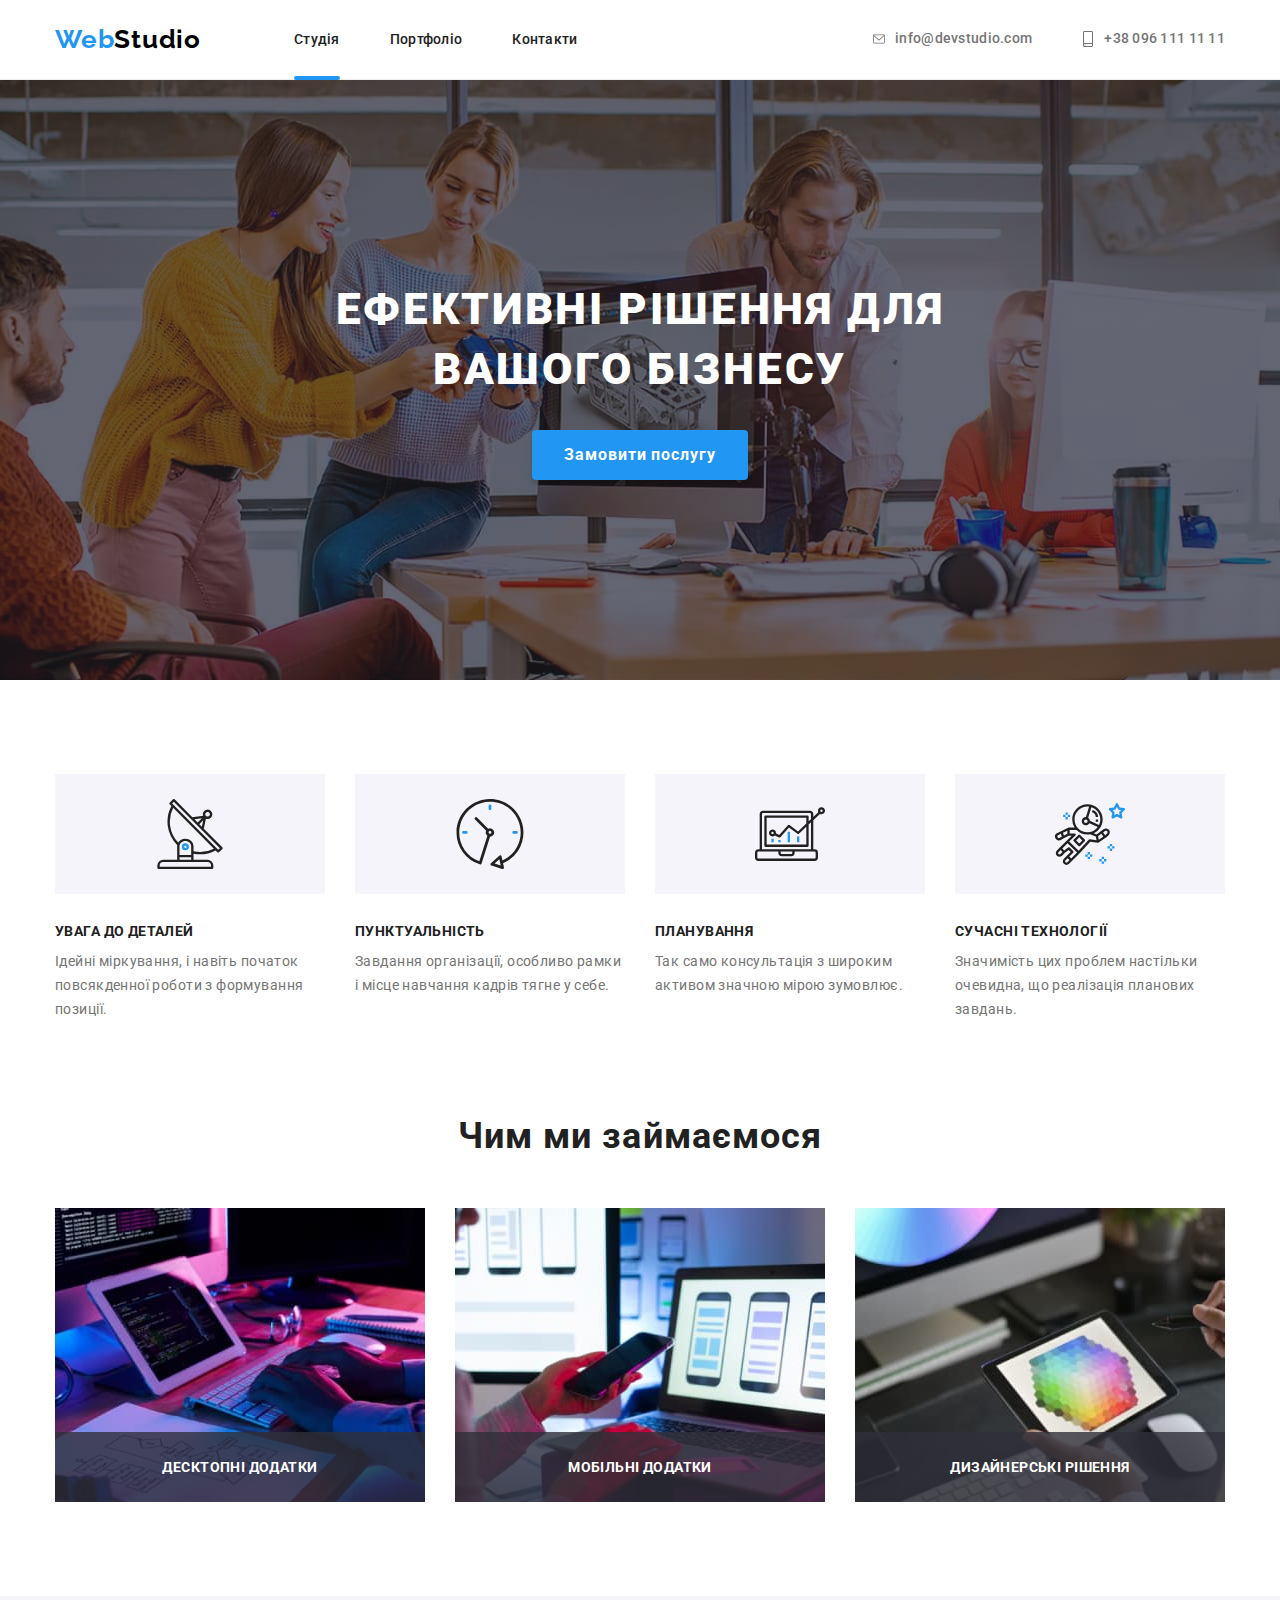
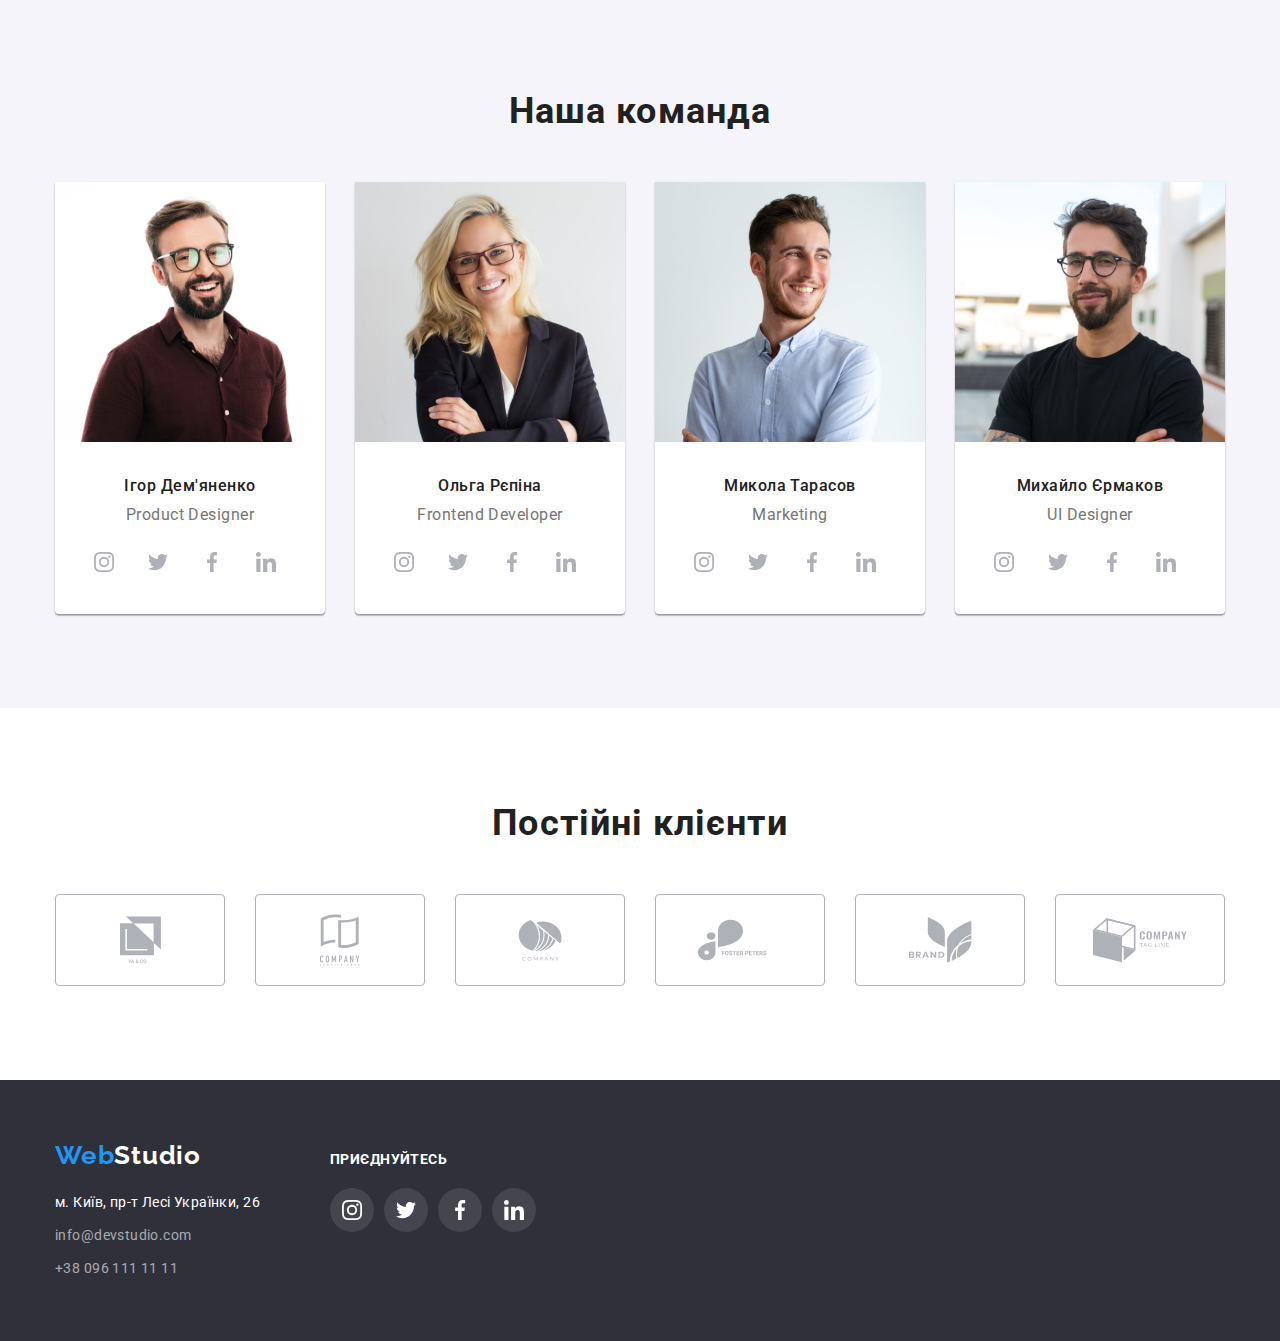
<file: index.html>
<!DOCTYPE html>
<html lang="uk">
  <head>
    <meta charset="UTF-8" />
    <meta http-equiv="X-UA-Compatible" content="IE=edge" />
    <meta name="viewport" content="width=device-width, initial-scale=1.0" />

    <link rel="preconnect" href="https://fonts.googleapis.com" />
    <link rel="preconnect" href="https://fonts.gstatic.com" crossorigin />
    <link
      href="https://fonts.googleapis.com/css2?family=Raleway:wght@700&family=Roboto:wght@400;500;700;900&display=swap"
      rel="stylesheet"
    />

    <link
      rel="stylesheet"
      href="https://cdnjs.cloudflare.com/ajax/libs/modern-normalize/1.1.0/modern-normalize.min.css"
    />

    <link rel="stylesheet" href="./css/syles.css" />
    <title>Студія</title>
  </head>

  <body>
    <header class="header">
      <div class="container header-container">
        <a href="./index.html" class="header-logo link"
          >Web<span class="header-logo-alt">Studio</span></a
        >
        <nav class="header-nav">
          <ul class="header-list-main list">
            <li class="header-list-main-item">
              <a
                href="./index.html"
                class="header-link-main link header-active-page"
                >Студія</a
              >
            </li>
            <li class="header-list-main-item">
              <a href="./portfolio.html" class="header-link-main link"
                >Портфоліо</a
              >
            </li>
            <li class="header-list-main-item">
              <a href="#" class="header-link-main link">Контакти</a>
            </li>
          </ul>
        </nav>

        <ul class="header-list-second list">
          <li class="header-list-second-item">
            <a href="mailto:info@devstudio.com" class="header-link-second link">
              <svg width="12" height="12" class="header-list-second-icon">
                <use href="./images/icons.svg#icon-envelope"></use>
              </svg>
              info@devstudio.com</a
            >
          </li>
          <li class="header-list-second-item">
            <a href="tel:+380961111111" class="header-link-second link">
              <svg width="12" height="16" class="header-list-second-icon">
                <use href="./images/icons.svg#icon-smartphone"></use>
              </svg>
              +38 096 111 11 11</a
            >
          </li>
        </ul>
      </div>
    </header>

    <main>
      <section class="hero">
        <div class="container">
          <h1 class="hero-title">Ефективні рішення для <br />вашого бізнесу</h1>
          <button type="button" class="hero-btn" data-modal-open>
            Замовити послугу
          </button>
        </div>
      </section>

      <!-- MODAL WINDOW -->

      <div class="backdrop is-hidden" data-modal>
        <div class="modal">
          <p>
            Я модальне вікно! <br />
            Закрий мене!
          </p>
          <button data-modal-close class="modal-btn">
            <svg width="11" height="11" class="modal-btn-icon">
              <use href="./images/icons.svg#icon-close"></use>
            </svg>
          </button>
        </div>
      </div>

      <section class="advantages">
        <div class="container">
          <!--  HIDDEN -->
          <h2 class="section-header visually-hidden">Наші особливості</h2>

          <ul class="advantages-list list">
            <li class="advantages-list-item">
              <div class="advantages-list-icon">
                <svg class="advantages-icon">
                  <use href="./images/icons.svg#icon-antenna"></use>
                </svg>
              </div>

              <h3 class="advantages-header">Увага до деталей</h3>
              <p class="advantages-review">
                Ідейні міркування, і навіть початок повсякденної роботи з
                формування позиції.
              </p>
            </li>
            <li class="advantages-list-item">
              <div class="advantages-list-icon">
                <svg class="advantages-icon">
                  <use href="./images/icons.svg#icon-clock"></use>
                </svg>
              </div>
              <h3 class="advantages-header">Пунктуальність</h3>
              <p class="advantages-review">
                Завдання організації, особливо рамки і місце навчання кадрів
                тягне у себе.
              </p>
            </li>
            <li class="advantages-list-item">
              <div class="advantages-list-icon">
                <svg class="advantages-icon">
                  <use href="./images/icons.svg#icon-diagram"></use>
                </svg>
              </div>
              <h3 class="advantages-header">Планування</h3>
              <p class="advantages-review">
                Так само консультація з широким активом значною мірою зумовлює.
              </p>
            </li>
            <li class="advantages-list-item">
              <div class="advantages-list-icon">
                <svg class="advantages-icon">
                  <use href="./images/icons.svg#icon-astronaut"></use>
                </svg>
              </div>
              <h3 class="advantages-header">Сучасні технології</h3>
              <p class="advantages-review">
                Значимість цих проблем настільки очевидна, що реалізація
                планових завдань.
              </p>
            </li>
          </ul>
        </div>
      </section>

      <section class="activity section">
        <div class="container">
          <h2 class="section-header">Чим ми займаємося</h2>
          <ul class="activity-list list">
            <li class="activity-list-item">
              <img
                src="./images/do_do_1.jpg"
                alt="Зображення 1"
                width="370"
                height="294"
                class="activity-list-image"
              />
              <h3 class="activity-list-hdr">Десктопні додатки</h3>
            </li>
            <li class="activity-list-item">
              <img
                src="./images/do_do_2.jpg"
                alt="Зображення 2"
                width="370"
                height="294"
                class="activity-list-image"
              />
              <h3 class="activity-list-hdr">Мобільні додатки</h3>
            </li>
            <li class="activity-list-item">
              <img
                src="./images/do_do_3.jpg"
                alt="Зображення 3"
                width="370"
                height="294"
                class="activity-list-image"
              />
              <h3 class="activity-list-hdr">Дизайнерські рішення</h3>
            </li>
          </ul>
        </div>
      </section>

      <section class="team section">
        <div class="container">
          <h2 class="section-header">Наша команда</h2>
          <ul class="team-list list">
            <li class="team-list-item">
              <img
                src="./images/worker_1.jpg"
                alt="фото Ігор Дем'яненко"
                width="270"
                height="260"
                class="team-list-photo"
              />
              <h3 class="team-name">Ігор Дем'яненко</h3>
              <p class="team-position">Product Designer</p>

              <ul class="team-social-list list">
                <li class="team-social-item">
                  <a href="#" class="team-social-linl">
                    <svg class="team-social-icon">
                      <use href="./images/icons.svg#icon-instagram"></use>
                    </svg>
                  </a>
                </li>
                <li class="team-social-item">
                  <a href="#" class="team-social-linl">
                    <svg class="team-social-icon">
                      <use href="./images/icons.svg#icon-twitter"></use>
                    </svg>
                  </a>
                </li>
                <li class="team-social-item">
                  <a href="#" class="team-social-linl">
                    <svg class="team-social-icon">
                      <use href="./images/icons.svg#icon-facebook"></use>
                    </svg>
                  </a>
                </li>
                <li class="team-social-item">
                  <a href="#" class="team-social-linl">
                    <svg class="team-social-icon">
                      <use href="./images/icons.svg#icon-linkedin"></use>
                    </svg>
                  </a>
                </li>
              </ul>
            </li>
            <li class="team-list-item">
              <img
                src="./images/worker_2.jpg"
                alt="фото Ольга Рєпіна"
                width="270"
                height="260"
                class="team-list-photo"
              />
              <h3 class="team-name">Ольга Рєпіна</h3>
              <p class="team-position">Frontend Developer</p>
              <ul class="team-social-list list">
                <li class="team-social-item">
                  <a href="#" class="team-social-linl">
                    <svg class="team-social-icon">
                      <use href="./images/icons.svg#icon-instagram"></use>
                    </svg>
                  </a>
                </li>
                <li class="team-social-item">
                  <a href="#" class="team-social-linl">
                    <svg class="team-social-icon">
                      <use href="./images/icons.svg#icon-twitter"></use>
                    </svg>
                  </a>
                </li>
                <li class="team-social-item">
                  <a href="#" class="team-social-linl">
                    <svg class="team-social-icon">
                      <use href="./images/icons.svg#icon-facebook"></use>
                    </svg>
                  </a>
                </li>
                <li class="team-social-item">
                  <a href="#" class="team-social-linl">
                    <svg class="team-social-icon">
                      <use href="./images/icons.svg#icon-linkedin"></use>
                    </svg>
                  </a>
                </li>
              </ul>
            </li>
            <li class="team-list-item">
              <img
                src="./images/worker_3.jpg"
                alt="фото Микола Тарасов"
                width="270"
                height="260"
                class="team-list-photo"
              />
              <h3 class="team-name">Микола Тарасов</h3>
              <p class="team-position">Marketing</p>
              <ul class="team-social-list list">
                <li class="team-social-item">
                  <a href="#" class="team-social-linl">
                    <svg class="team-social-icon">
                      <use href="./images/icons.svg#icon-instagram"></use>
                    </svg>
                  </a>
                </li>
                <li class="team-social-item">
                  <a href="#" class="team-social-linl">
                    <svg class="team-social-icon">
                      <use href="./images/icons.svg#icon-twitter"></use>
                    </svg>
                  </a>
                </li>
                <li class="team-social-item">
                  <a href="#" class="team-social-linl">
                    <svg class="team-social-icon">
                      <use href="./images/icons.svg#icon-facebook"></use>
                    </svg>
                  </a>
                </li>
                <li class="team-social-item">
                  <a href="#" class="team-social-linl">
                    <svg class="team-social-icon">
                      <use href="./images/icons.svg#icon-linkedin"></use>
                    </svg>
                  </a>
                </li>
              </ul>
            </li>
            <li class="team-list-item">
              <img
                src="./images/worker_4.jpg"
                alt="фото Михайло Єрмаков"
                width="270"
                height="260"
                class="team-list-photo"
              />
              <h3 class="team-name">Михайло Єрмаков</h3>
              <p class="team-position">UI Designer</p>
              <ul class="team-social-list list">
                <li class="team-social-item">
                  <a href="#" class="team-social-linl">
                    <svg class="team-social-icon">
                      <use href="./images/icons.svg#icon-instagram"></use>
                    </svg>
                  </a>
                </li>
                <li class="team-social-item">
                  <a href="#" class="team-social-linl">
                    <svg class="team-social-icon">
                      <use href="./images/icons.svg#icon-twitter"></use>
                    </svg>
                  </a>
                </li>
                <li class="team-social-item">
                  <a href="#" class="team-social-linl">
                    <svg class="team-social-icon">
                      <use href="./images/icons.svg#icon-facebook"></use>
                    </svg>
                  </a>
                </li>
                <li class="team-social-item">
                  <a href="#" class="team-social-linl">
                    <svg class="team-social-icon">
                      <use href="./images/icons.svg#icon-linkedin"></use>
                    </svg>
                  </a>
                </li>
              </ul>
            </li>
          </ul>
        </div>
      </section>

      <section class="section">
        <div class="client container">
          <h2 class="section-header">Постійні клієнти</h2>
          <ul class="client-list list">
            <li class="client-list-item">
              <a href="#" class="client-list-link">
                <svg class="client-icon" width="41">
                  <use href="./images/icons.svg#icon-ya-co"></use>
                </svg>
              </a>
            </li>
            <li class="client-list-item">
              <a href="#" class="client-list-link">
                <svg class="client-icon" width="40">
                  <use href="./images/icons.svg#icon-tagline-here"></use>
                </svg>
              </a>
            </li>
            <li class="client-list-item">
              <a href="#" class="client-list-link">
                <svg class="client-icon" width="44">
                  <use href="./images/icons.svg#icon-company"></use>
                </svg>
              </a>
            </li>
            <li class="client-list-item">
              <a href="#" class="client-list-link">
                <svg class="client-icon" width="85">
                  <use href="./images/icons.svg#icon-foster-peters"></use>
                </svg>
              </a>
            </li>
            <li class="client-list-item">
              <a href="#" class="client-list-link">
                <svg class="client-icon" width="63">
                  <use href="./images/icons.svg#icon-brand"></use>
                </svg>
              </a>
            </li>
            <li class="client-list-item">
              <a href="#" class="client-list-link">
                <svg class="client-icon" width="94">
                  <use href="./images/icons.svg#icon-company-tagline"></use>
                </svg>
              </a>
            </li>
          </ul>
        </div>
      </section>
    </main>

    <footer class="footer">
      <div class="footer-block container">
        <div class="footer-maininfo">
          <a href="./index.html" class="footer-logo link"
            >Web<span class="footer-logo-alt">Studio</span></a
          >
          <address class="footer-address">
            <ul class="footer-list list">
              <li class="footer-list-item">
                <a
                  href="https://goo.gl/maps/CPtrU1FHBa2aNyZL9"
                  target="_blank"
                  rel="noopener noreferrer"
                  class="footer-list-item footer-list-address link"
                  >м. Київ, пр-т Лесі Українки, 26</a
                >
              </li>
              <li class="footer-list-item">
                <a
                  href="mailto:info@devstudio.com"
                  class="footer-list-item link"
                  >info@devstudio.com</a
                >
              </li>
              <li class="footer-list-item">
                <a href="tel:+380961111111" class="footer-list-item link"
                  >+38 096 111 11 11</a
                >
              </li>
            </ul>
          </address>
        </div>

        <div class="footer-social">
          <h3 class="footer-social-title">приєднуйтесь</h3>
          <ul class="footer-list-social list">
            <li class="footer-list-social-item">
              <a href="#" class="footer-list-social-link">
                <svg class="footer-social-icon">
                  <use href="./images/icons.svg#icon-instagram"></use>
                </svg>
              </a>
            </li>
            <li class="footer-list-social-item">
              <a href="#" class="footer-list-social-link">
                <svg class="footer-social-icon">
                  <use href="./images/icons.svg#icon-twitter"></use>
                </svg>
              </a>
            </li>
            <li class="footer-list-social-item">
              <a href="#" class="footer-list-social-link">
                <svg class="footer-social-icon">
                  <use href="./images/icons.svg#icon-facebook"></use>
                </svg>
              </a>
            </li>
            <li class="footer-list-social-item">
              <a href="#" class="footer-list-social-link">
                <svg class="footer-social-icon">
                  <use href="./images/icons.svg#icon-linkedin"></use>
                </svg>
              </a>
            </li>
          </ul>
        </div>
      </div>
    </footer>
    <script src="./js/modal.js"></script>
  </body>
</html>
</file>
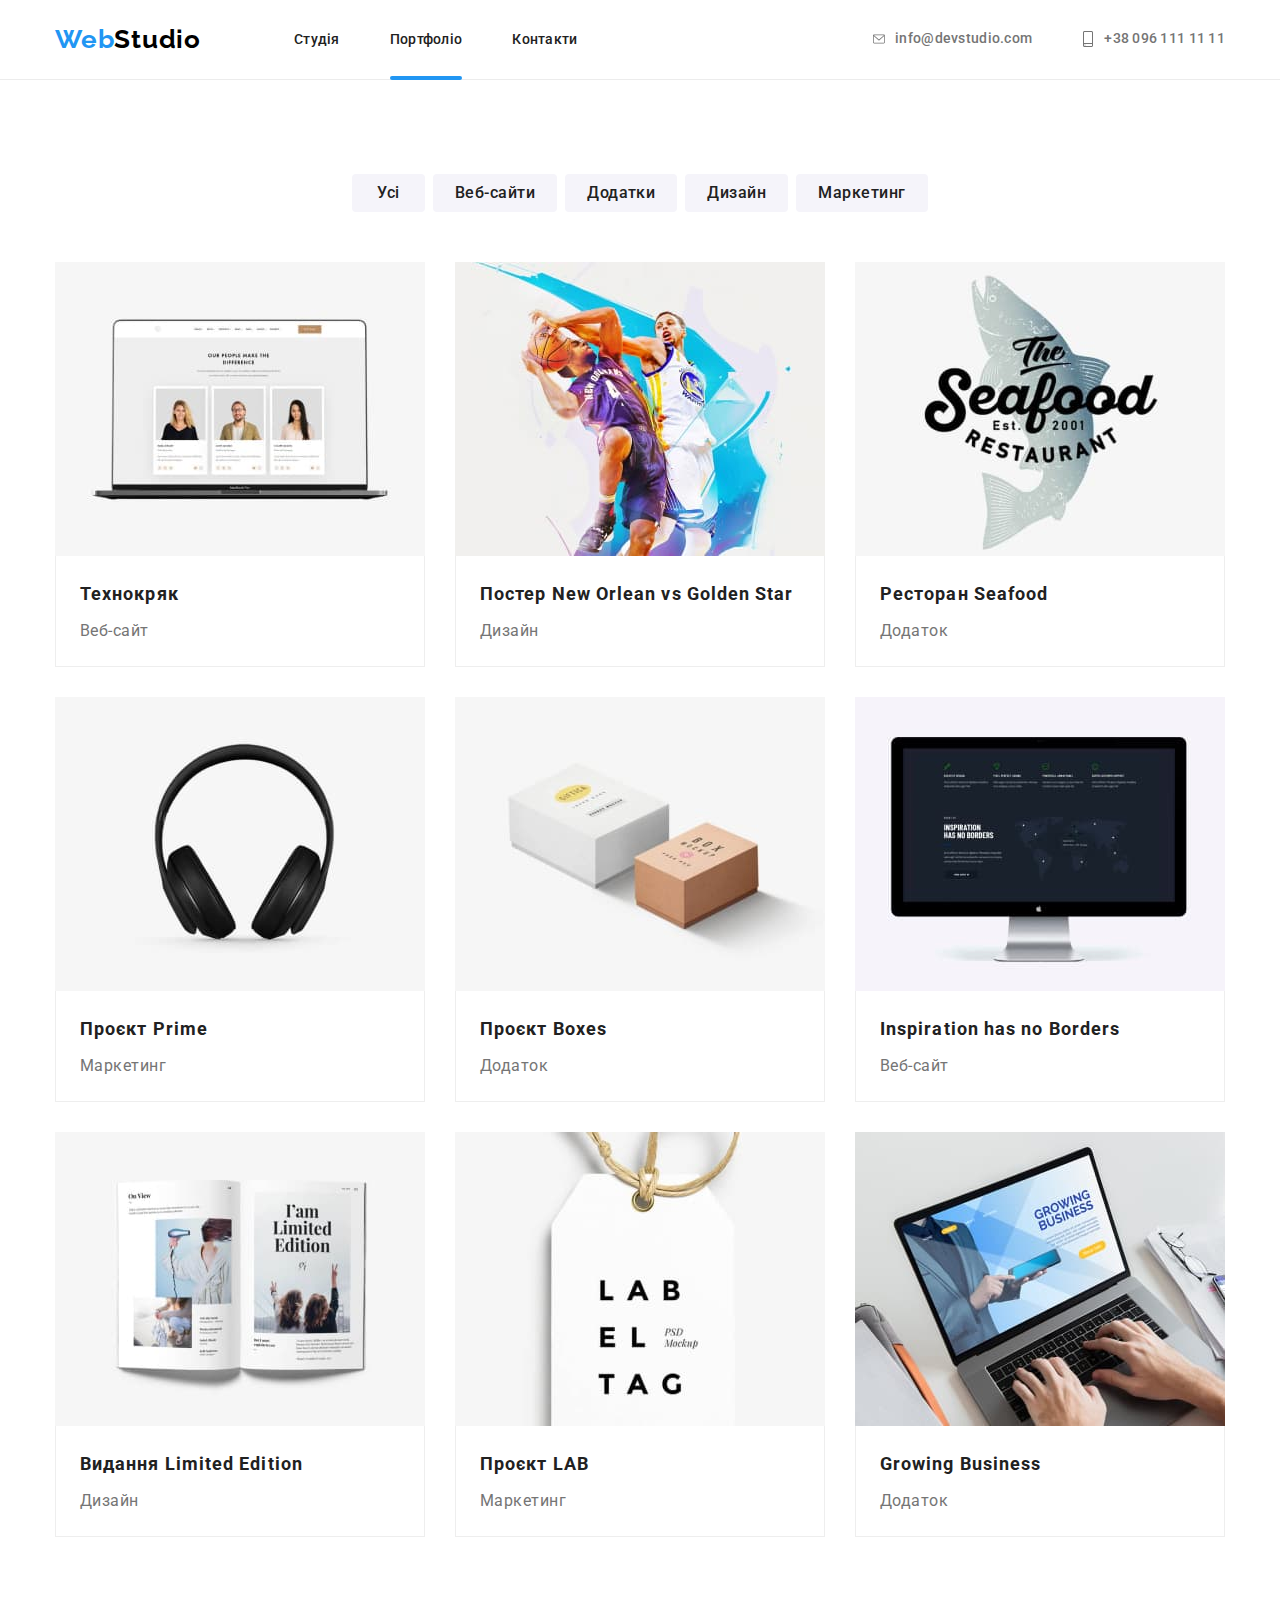
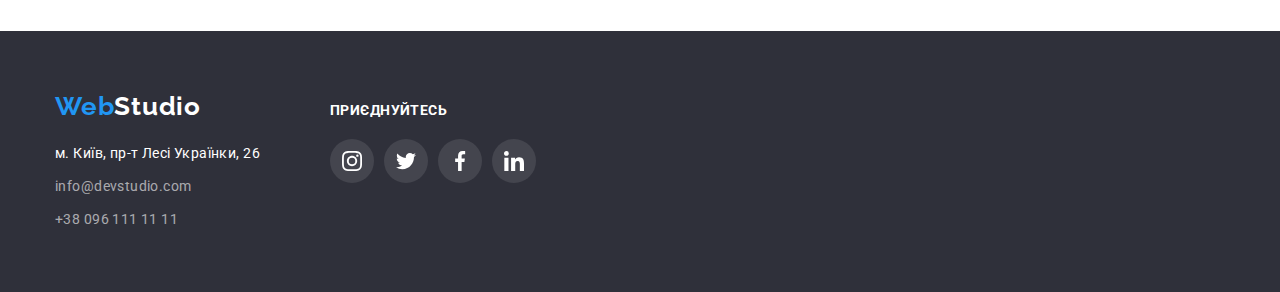
<file: portfolio.html>
<!DOCTYPE html>
<html lang="uk">
  <head>
    <meta charset="UTF-8" />
    <meta http-equiv="X-UA-Compatible" content="IE=edge" />
    <meta name="viewport" content="width=device-width, initial-scale=1.0" />

    <link rel="preconnect" href="https://fonts.googleapis.com" />
    <link rel="preconnect" href="https://fonts.gstatic.com" crossorigin />
    <link
      href="https://fonts.googleapis.com/css2?family=Raleway:wght@700&family=Roboto:wght@400;500;700;900&display=swap"
      rel="stylesheet"
    />

    <link
      rel="stylesheet"
      href="https://cdnjs.cloudflare.com/ajax/libs/modern-normalize/1.1.0/modern-normalize.min.css"
    />

    <link rel="stylesheet" href="./css/syles.css" />
    <title>Портфоліо</title>
  </head>

  <body>
    <header class="header">
      <div class="container header-container">
        <a href="./index.html" class="header-logo link"
          >Web<span class="header-logo-alt">Studio</span></a
        >
        <nav class="header-nav">
          <ul class="header-list-main list">
            <li class="header-list-main-item">
              <a href="./index.html" class="header-link-main link">Студія</a>
            </li>
            <li class="header-list-main-item">
              <a
                href="./portfolio.html"
                class="header-link-main link header-active-page"
                >Портфоліо</a
              >
            </li>
            <li class="header-list-main-item">
              <a href="#" class="header-link-main link">Контакти</a>
            </li>
          </ul>
        </nav>

        <ul class="header-list-second list">
          <li class="header-list-second-item">
            <a href="mailto:info@devstudio.com" class="header-link-second link">
              <svg width="12" height="12" class="header-list-second-icon">
                <use href="./images/icons.svg#icon-envelope"></use>
              </svg>
              info@devstudio.com</a
            >
          </li>
          <li class="header-list-second-item">
            <a href="tel:+380961111111" class="header-link-second link">
              <svg width="12" height="16" class="header-list-second-icon">
                <use href="./images/icons.svg#icon-smartphone"></use>
              </svg>
              +38 096 111 11 11</a
            >
          </li>
        </ul>
      </div>
    </header>

    <main>
      <section class="portfolio section">
        <div class="container">
          <!--  HIDDEN -->
          <h1 class="visually-hidden">Наші проекти</h1>

          <ul class="portfolio-list-btn list">
            <li class="portfolio-list-btn-item">
              <button type="button" class="portfolio-btn first-btn">Усі</button>
            </li>
            <li class="portfolio-list-btn-item">
              <button type="button" class="portfolio-btn">Веб-сайти</button>
            </li>
            <li class="portfolio-list-btn-item">
              <button type="button" class="portfolio-btn">Додатки</button>
            </li>
            <li class="portfolio-list-btn-item">
              <button type="button" class="portfolio-btn">Дизайн</button>
            </li>
            <li class="portfolio-list-btn-item">
              <button type="button" class="portfolio-btn">Маркетинг</button>
            </li>
          </ul>

          <ul class="portfolio-list-project list">
            <li class="portfolio-list-project-item">
              <div class="portfolio-item-cover">
                <img
                  src="./images/item1.jpg"
                  alt="Проект 1"
                  width="370"
                  height="294"
                />
                <div class="portfolio-item-background">
                  <p class="portfolio-item-text">
                    Ресурс пропонує комплексні пропозиції з різним рівнем
                    функціоналу та сервісів. Все це дозволить відвідувачу
                    отримати вичерпні відомості про компанію чи приватну особу.
                  </p>
                </div>
              </div>

              <div class="portfolio-list-project-text">
                <h2 class="portfolio-list-header">Технокряк</h2>
                <p class="portfolio-list-category">Веб-сайт</p>
              </div>
            </li>
            <li class="portfolio-list-project-item">
              <div class="portfolio-item-cover">
                <img src="./images/item2.jpg" alt="Проект 2" width="370" />
                <div class="portfolio-item-background">
                  <p class="portfolio-item-text">
                    Ресурс пропонує комплексні пропозиції з різним рівнем
                    функціоналу та сервісів. Все це дозволить відвідувачу
                    отримати вичерпні відомості про компанію чи приватну особу.
                  </p>
                </div>
              </div>

              <div class="portfolio-list-project-text">
                <h2 class="portfolio-list-header">
                  Постер New Orlean vs Golden Star
                </h2>
                <p class="portfolio-list-category">Дизайн</p>
              </div>
            </li>
            <li class="portfolio-list-project-item">
              <div class="portfolio-item-cover">
                <img src="./images/item3.jpg" alt="Проект 3" width="370" />
                <div class="portfolio-item-background">
                  <p class="portfolio-item-text">
                    Ресурс пропонує комплексні пропозиції з різним рівнем
                    функціоналу та сервісів. Все це дозволить відвідувачу
                    отримати вичерпні відомості про компанію чи приватну особу.
                  </p>
                </div>
              </div>

              <div class="portfolio-list-project-text">
                <h2 class="portfolio-list-header">Ресторан Seafood</h2>
                <p class="portfolio-list-category">Додаток</p>
              </div>
            </li>
            <li class="portfolio-list-project-item">
              <div class="portfolio-item-cover">
                <img src="./images/item4.jpg" alt="Проект 4" width="370" />
                <div class="portfolio-item-background">
                  <p class="portfolio-item-text">
                    Ресурс пропонує комплексні пропозиції з різним рівнем
                    функціоналу та сервісів. Все це дозволить відвідувачу
                    отримати вичерпні відомості про компанію чи приватну особу.
                  </p>
                </div>
              </div>

              <div class="portfolio-list-project-text">
                <h2 class="portfolio-list-header">Проєкт Prime</h2>
                <p class="portfolio-list-category">Маркетинг</p>
              </div>
            </li>
            <li class="portfolio-list-project-item">
              <div class="portfolio-item-cover">
                <img src="./images/item5.jpg" alt="Проект 5" width="370" />
                <div class="portfolio-item-background">
                  <p class="portfolio-item-text">
                    Ресурс пропонує комплексні пропозиції з різним рівнем
                    функціоналу та сервісів. Все це дозволить відвідувачу
                    отримати вичерпні відомості про компанію чи приватну особу.
                  </p>
                </div>
              </div>

              <div class="portfolio-list-project-text">
                <h2 class="portfolio-list-header">Проєкт Boxes</h2>
                <p class="portfolio-list-category">Додаток</p>
              </div>
            </li>
            <li class="portfolio-list-project-item">
              <div class="portfolio-item-cover">
                <img src="./images/item6.jpg" alt="Проект 6" width="370" />
                <div class="portfolio-item-background">
                  <p class="portfolio-item-text">
                    Ресурс пропонує комплексні пропозиції з різним рівнем
                    функціоналу та сервісів. Все це дозволить відвідувачу
                    отримати вичерпні відомості про компанію чи приватну особу.
                  </p>
                </div>
              </div>

              <div class="portfolio-list-project-text">
                <h2 class="portfolio-list-header">
                  Inspiration has no Borders
                </h2>
                <p class="portfolio-list-category">Веб-сайт</p>
              </div>
            </li>
            <li class="portfolio-list-project-item">
              <div class="portfolio-item-cover">
                <img src="./images/item7.jpg" alt="Проект 7" width="370" />
                <div class="portfolio-item-background">
                  <p class="portfolio-item-text">
                    Ресурс пропонує комплексні пропозиції з різним рівнем
                    функціоналу та сервісів. Все це дозволить відвідувачу
                    отримати вичерпні відомості про компанію чи приватну особу.
                  </p>
                </div>
              </div>
              <div class="portfolio-list-project-text">
                <h2 class="portfolio-list-header">Видання Limited Edition</h2>
                <p class="portfolio-list-category">Дизайн</p>
              </div>
            </li>
            <li class="portfolio-list-project-item">
              <div class="portfolio-item-cover">
                <img src="./images/item8.jpg" alt="Проект 8" width="370" />
                <div class="portfolio-item-background">
                  <p class="portfolio-item-text">
                    Ресурс пропонує комплексні пропозиції з різним рівнем
                    функціоналу та сервісів. Все це дозволить відвідувачу
                    отримати вичерпні відомості про компанію чи приватну особу.
                  </p>
                </div>
              </div>
              <div class="portfolio-list-project-text">
                <h2 class="portfolio-list-header">Проєкт LAB</h2>
                <p class="portfolio-list-category">Маркетинг</p>
              </div>
            </li>
            <li class="portfolio-list-project-item">
              <div class="portfolio-item-cover">
                <img src="./images/item9.jpg" alt="Проект 9" width="370" />
                <div class="portfolio-item-background">
                  <p class="portfolio-item-text">
                    Ресурс пропонує комплексні пропозиції з різним рівнем
                    функціоналу та сервісів. Все це дозволить відвідувачу
                    отримати вичерпні відомості про компанію чи приватну особу.
                  </p>
                </div>
              </div>

              <div class="portfolio-list-project-text">
                <h2 class="portfolio-list-header">Growing Business</h2>
                <p class="portfolio-list-category">Додаток</p>
              </div>
            </li>
          </ul>
        </div>
      </section>
    </main>

    <footer class="footer">
      <div class="footer-block container">
        <div class="footer-maininfo">
          <a href="./index.html" class="footer-logo link"
            >Web<span class="footer-logo-alt">Studio</span></a
          >
          <address class="footer-address">
            <ul class="footer-list list">
              <li class="footer-list-item">
                <a
                  href="https://goo.gl/maps/CPtrU1FHBa2aNyZL9"
                  target="_blank"
                  rel="noopener noreferrer"
                  class="footer-list-item footer-list-address link"
                  >м. Київ, пр-т Лесі Українки, 26</a
                >
              </li>
              <li class="footer-list-item">
                <a
                  href="mailto:info@devstudio.com"
                  class="footer-list-item link"
                  >info@devstudio.com</a
                >
              </li>
              <li class="footer-list-item">
                <a href="tel:+380961111111" class="footer-list-item link"
                  >+38 096 111 11 11</a
                >
              </li>
            </ul>
          </address>
        </div>

        <div class="footer-social">
          <h3 class="footer-social-title">приєднуйтесь</h3>
          <ul class="footer-list-social list">
            <li class="footer-list-social-item">
              <a href="#" class="footer-list-social-link">
                <svg class="footer-social-icon">
                  <use href="./images/icons.svg#icon-instagram"></use>
                </svg>
              </a>
            </li>
            <li class="footer-list-social-item">
              <a href="#" class="footer-list-social-link">
                <svg class="footer-social-icon">
                  <use href="./images/icons.svg#icon-twitter"></use>
                </svg>
              </a>
            </li>
            <li class="footer-list-social-item">
              <a href="#" class="footer-list-social-link">
                <svg class="footer-social-icon">
                  <use href="./images/icons.svg#icon-facebook"></use>
                </svg>
              </a>
            </li>
            <li class="footer-list-social-item">
              <a href="#" class="footer-list-social-link">
                <svg class="footer-social-icon">
                  <use href="./images/icons.svg#icon-linkedin"></use>
                </svg>
              </a>
            </li>
          </ul>
        </div>
      </div>
    </footer>
    <script src="./js/modal.js"></script>
  </body>
</html>
</file>
<file: css/syles.css>
/*----VARIABLES----*/

:root {
  /* text color */
  --main-text-color: #757575;
  --important-text-color: #212121;
  --accent-text-color: #2196f3;
  --hero-text-color: #ffffff;
  --transperent-footer-color: rgba(255, 255, 255, 0.6);
  --address-footer-color: #ffffff;
  --white-text-color: #ffffff;
  --black-text-color: #000000;

  /* fill color */
  --background-first-color: #2f303a;
  --background-second-color: #f5f4fa;
  --background-white-color: #ffffff;

  /* fill icons */
  --fill-grey-icon-color: #afb1b8;

  /* button color */
  --blue-button-color: #2196f3;
  --blue-button-active-color: #188ce8;
  --grey-button-color: #f5f4fa;

  --header-border: #ececec;
  --portfolio-border: #eeeeee;
}

/*----BODY----*/

body {
  font-family: "Roboto", sans-serif;
  color: var(--main-text-color);
}

/*----LINK AND LIST NONEDECORATION AND HIDDEN----*/

.link {
  text-decoration: none;
}

.list {
  list-style: none;
  padding: 0;
  margin: 0;
}

h1,
h2,
h3,
h4,
h5,
h6,
p {
  padding: 0;
  margin: 0;
}

.visually-hidden {
  position: absolute;
  white-space: nowrap;
  width: 1px;
  height: 1px;
  overflow: hidden;
  border: 0;
  padding: 0;
  clip: rect(0 0 0 0);
  clip-path: inset(50%);
  margin: -1px;
}

/*----POSITIONS FOR CONTAINERS----*/

.container {
  max-width: 1200px;
  width: 100%;
  margin: 0 auto;
  padding: 0 15px;
  /* outline: 2px solid tomato; */
}

.section {
  padding-top: 94px;
  padding-bottom: 94px;
}

/*----HEADER----*/

.header {
  border-bottom: 1px solid var(--header-border);
}

.header-container {
  display: flex;
  align-items: center;
}

.header-logo {
  margin-right: 93px;

  font-family: "Raleway";
  font-weight: 700;
  font-size: 26px;
  line-height: 1.19;
  letter-spacing: 0.03em;

  color: var(--accent-text-color);
}

.header-logo-alt {
  color: var(--black-text-color);
}

.header-list-main {
  display: flex;
}

.header-list-second {
  display: flex;
  margin-left: auto;
}

.header-list-main-item:not(:last-child) {
  margin-right: 50px;
}

.header-list-second-item:not(:last-child) {
  margin-right: 50px;
}

.header-link-main {
  display: block;
  padding-top: 32px;
  padding-bottom: 31px;

  font-weight: 500;
  font-size: 14px;
  line-height: 1.14;
  letter-spacing: 0.02em;

  color: var(--important-text-color);

  transition: color 250ms cubic-bezier(0.4, 0, 0.2, 1);
  position: relative;
}

.header-link-main:hover,
.header-link-main:focus {
  color: var(--accent-text-color);
}

.header-active-page::after {
  content: "";
  width: 100%;
  height: 4px;
  border-radius: 2px;
  background-color: var(--accent-text-color);
  position: absolute;
  bottom: -1px;
  left: 0;
}

.header-link-second {
  font-weight: 500;
  font-size: 14px;
  line-height: 1.14;
  letter-spacing: 0.02em;

  color: var(--main-text-color);

  display: flex;
  align-items: center;

  transition: color 250ms cubic-bezier(0.4, 0, 0.2, 1);
}

.header-link-second:hover,
.header-link-second:focus {
  color: var(--accent-text-color);
}

.header-list-second-icon {
  margin-right: 10px;
  fill: currentColor;
}

/*----HERO----*/

.hero {
  padding-top: 200px;
  padding-bottom: 200px;

  background-color: var(--background-first-color);
  background-image: linear-gradient(
      to right,
      rgba(47, 48, 58, 0.4),
      rgba(47, 48, 58, 0.4)
    ),
    url("../images/bg-hero.jpg");
  background-repeat: no-repeat;
  background-position: center;
  /* background-size: cover; */

  text-align: center;
}

.hero-title {
  margin-top: 0;
  margin-bottom: 30px;

  font-weight: 900;
  font-size: 44px;
  line-height: 1.36;
  text-align: center;
  letter-spacing: 0.06em;
  text-transform: uppercase;

  color: var(--hero-text-color);
}

.hero-btn {
  min-width: 216px; /* ???? Чи треба? */
  padding: 10px 32px;

  font-weight: 700;
  font-size: 16px;
  line-height: 1.88;
  text-align: center;
  letter-spacing: 0.06em;

  color: var(--hero-text-color);
  background-color: var(--blue-button-color);

  border: 0px;
  border-radius: 4px;
  box-shadow: 0px 4px 4px rgba(0, 0, 0, 0.15);

  cursor: pointer;

  transition: background-color 250ms cubic-bezier(0.4, 0, 0.2, 1);
}

.hero-btn:hover,
.hero-btn:focus {
  background-color: var(--blue-button-active-color);
}

/*----MODAL WINDOW----*/

.backdrop {
  position: fixed;
  top: 0;
  left: 0;
  width: 100%;
  height: 100%;
  background-color: rgba(0, 0, 0, 0.8);
  z-index: 1;
  /* z-index тому,що по верстці модалка вище "Чим ми займаємося" стоїть, треба або z-index поставити більше, або перемістити модалку у верстці нижче секції "Чим ми займаємося". я вибрав перший варіант. але це ж не проблема */
  opacity: 1;
  transition: opacity 250ms cubic-bezier(0.4, 0, 0.2, 1);
}

.backdrop.is-hidden {
  opacity: 0;
  pointer-events: none;
}

.modal {
  position: absolute;

  top: 50%;
  left: 50%;
  transform: translate(-50%, -50%) scale(1);

  min-width: 528px;
  min-height: 581px;
  background-color: var(--background-white-color);
  padding: 15px;

  box-shadow: 0px 1px 3px rgba(0, 0, 0, 0.12), 0px 1px 1px rgba(0, 0, 0, 0.14),
    0px 2px 1px rgba(0, 0, 0, 0.2);
  border-radius: 4px;

  display: flex;
  align-items: center;
  justify-content: center;

  opacity: 1;

  transition: transform 250ms cubic-bezier(0.4, 0, 0.2, 1),
    opacity 250ms cubic-bezier(0.4, 0, 0.2, 1);
}

.backdrop.is-hidden .modal {
  transform: translate(-50%, -50%) scale(0.9);
  opacity: 0;
}

.modal-btn {
  position: absolute;
  top: 8px;
  right: 8px;

  display: flex;
  align-items: center;
  justify-content: center;

  width: 30px;
  height: 30px;
  border-radius: 50%;
  background-color: transparent;
  border: 1px solid rgba(0, 0, 0, 0.1);
  cursor: pointer;
}

.modal-btn-icon {
  fill: var(--black-text-color);
}

.modal > p {
  text-align: center;
}

/*----COMMON SECTIONS HEADER----*/

.section-header {
  margin-bottom: 50px;

  font-size: 36px;
  line-height: 1.17;
  text-align: center;
  letter-spacing: 0.03em;

  color: var(--important-text-color);
}

/*----ADVANTAGES----*/

.advantages {
  padding-top: 94px;
  /*треба було тільки в одному блоці обрати відступ 94px - так сказала ментор Наталія, я обрав у наступному*/
}

.advantages-list {
  display: flex;
}

.advantages-list-item {
  width: 270px;
}

.advantages-list-item:not(:last-child) {
  margin-right: 30px;
}

.advantages-list-icon {
  height: 120px;
  margin-bottom: 30px;
  background-color: var(--background-second-color);
  display: flex;
  align-items: center;
  justify-content: center;
}

.advantages-icon {
  width: 70px;
  height: 70px;
}

.advantages-header {
  font-size: 14px;
  line-height: 1.14;
  letter-spacing: 0.03em;
  text-transform: uppercase;

  color: var(--important-text-color);

  margin-bottom: 10px;
}

.advantages-review {
  font-size: 14px;
  line-height: 1.71;
  letter-spacing: 0.03em;
}

/*----ACTIVITY----*/

.activity-list {
  display: flex;
}

.activity-list-item {
  position: relative;
}

.activity-list-item:not(:last-child) {
  margin-right: 30px;
}

.activity-list-image {
  display: block;
  max-width: 100%;
  height: auto;
}

.activity-list-hdr {
  position: absolute;
  bottom: 0;
  left: 0;

  font-size: 14px;
  line-height: calc(16 / 14);
  text-align: center;
  letter-spacing: 0.03em;
  text-transform: uppercase;

  color: var(--white-text-color);

  width: 100%;
  padding-top: 27px;
  padding-bottom: 27px;

  background-color: rgba(47, 48, 58, 0.8);
}

/*----TEAM----*/

.team {
  background: var(--background-second-color);
}

.team-list {
  display: flex;
}

.team-list-item {
  padding-bottom: 30px;
  width: 270px;

  background: var(--background-white-color);
  box-shadow: 0px 1px 3px rgba(0, 0, 0, 0.12), 0px 1px 1px rgba(0, 0, 0, 0.14),
    0px 2px 1px rgba(0, 0, 0, 0.2);
  border-radius: 0px 0px 4px 4px;
}

.team-list-item:not(:last-child) {
  margin-right: 30px;
}

.team-list-photo {
  margin-bottom: 30px;
  max-width: 100%;
  height: auto;
}

.team-name {
  margin-bottom: 10px;

  font-weight: 500;
  font-size: 16px;
  line-height: 1.19;
  text-align: center;
  letter-spacing: 0.03em;

  color: var(--important-text-color);
}

.team-position {
  font-size: 16px;
  line-height: 1.19;
  text-align: center;
  letter-spacing: 0.03em;
  margin-bottom: 16px;
}

.team-social-list {
  display: flex;
  justify-content: center;
}

.team-social-item {
  margin-right: 10px;
}

.team-social-linl {
  display: flex;
  width: 44px;
  height: 44px;
  border-radius: 50%;
  justify-content: center;
  align-items: center;
  color: var(--fill-grey-icon-color);

  transition: color 250ms cubic-bezier(0.4, 0, 0.2, 1),
    background-color 250ms cubic-bezier(0.4, 0, 0.2, 1);
}

.team-social-linl:hover,
.team-social-linl:focus {
  background-color: var(--blue-button-color);
  color: var(--white-text-color);
}

.team-social-icon {
  width: 20px;
  height: 20px;
  fill: currentColor;
}

/*----CLIENT----*/

.client-list {
  display: flex;
}

.client-list-item:not(:last-child) {
  margin-right: 30px;
}

.client-list-link {
  display: flex;
  width: 170px;
  height: 92px;
  border: 1px solid var(--fill-grey-icon-color);
  border-radius: 4px;
  align-items: center;
  justify-content: center;
  color: var(--fill-grey-icon-color);

  transition: color 250ms cubic-bezier(0.4, 0, 0.2, 1),
    border-color 250ms cubic-bezier(0.4, 0, 0.2, 1);
}

.client-list-link:hover,
.client-list-link:focus {
  border-color: var(--accent-text-color);
  color: var(--accent-text-color);
}

.client-icon {
  fill: currentColor;
}

/*----FOOTER----*/

.footer {
  padding-top: 60px;
  padding-bottom: 60px;

  background: var(--background-first-color);
}

.footer-block {
  display: flex;
}

.footer-maininfo {
  margin-right: 70px;
}

.footer-logo {
  display: inline-block;
  margin-bottom: 20px;

  font-family: "Raleway";
  font-weight: 700;
  font-size: 26px;
  line-height: 1.19;
  letter-spacing: 0.03em;

  color: var(--accent-text-color);
}

.footer-logo-alt {
  color: var(--white-text-color);
}

.footer-address {
  font-style: normal;
}

.footer-list-item {
  font-size: 14px;
  line-height: 1.71;
  letter-spacing: 0.03em;

  color: var(--transperent-footer-color);

  transition: color 250ms cubic-bezier(0.4, 0, 0.2, 1);
}

.footer-list-item:not(:last-child) {
  margin-bottom: 9px;
}

.footer-list-address {
  color: var(--address-footer-color);
}

.footer-list-item:hover,
.footer-list-item:focus {
  color: var(--white-text-color);
}

.footer-social-title {
  margin-top: 12px;
  margin-bottom: 20px;

  font-size: 14px;
  line-height: 1.14;
  letter-spacing: 0.03em;
  text-transform: uppercase;

  color: var(--white-text-color);
}

.footer-list-social {
  display: flex;
}

.footer-list-social-item:not(:last-child) {
  margin-right: 10px;
}

.footer-list-social-link {
  display: flex;
  background-color: rgba(255, 255, 255, 0.1);
  width: 44px;
  height: 44px;
  border-radius: 50%;
  justify-content: center;
  align-items: center;

  transition: background-color 250ms cubic-bezier(0.4, 0, 0.2, 1);
}

.footer-list-social-link:hover,
.footer-list-social-link:focus {
  background-color: var(--blue-button-color);
}

.footer-social-icon {
  width: 20px;
  height: 20px;
  fill: var(--white-text-color);
}

/*----PORTFOLIO----*/

.portfolio-list-btn {
  display: flex;
  margin-bottom: 50px;
  justify-content: center;
}

.portfolio-list-btn-item:not(:last-child) {
  margin-right: 8px;
}

.portfolio-btn {
  padding: 6px 22px;

  font-weight: 500;
  font-size: 16px;
  line-height: 1.62;
  text-align: center;
  letter-spacing: 0.03em;

  color: var(--important-text-color);
  background-color: var(--grey-button-color);

  border: 0px;
  border-radius: 4px;

  cursor: pointer;

  transition: color 250ms cubic-bezier(0.4, 0, 0.2, 1),
    background-color 250ms cubic-bezier(0.4, 0, 0.2, 1),
    box-shadow 250ms cubic-bezier(0.4, 0, 0.2, 1);
}

.portfolio-btn.first-btn {
  padding: 6px 25px;
}

.portfolio-btn:hover,
.portfolio-btn:focus {
  color: var(--address-footer-color);
  background-color: var(--blue-button-color);

  box-shadow: 0px 3px 1px rgba(0, 0, 0, 0.1), 0px 1px 2px rgba(0, 0, 0, 0.08),
    0px 2px 2px rgba(0, 0, 0, 0.12);
}

.portfolio-list-project {
  display: flex;
  flex-wrap: wrap;
}

.portfolio-list-project-item {
  width: 370px;
  /* width: ((100% - 60px) / 3); */
  margin-right: 30px;
  margin-bottom: 30px;
  transition: box-shadow 250ms cubic-bezier(0.4, 0, 0.2, 1);
}

.portfolio-list-project-item:hover {
  box-shadow: 0px 1px 1px rgba(0, 0, 0, 0.12), 0px 4px 4px rgba(0, 0, 0, 0.06),
    1px 4px 6px rgba(0, 0, 0, 0.16);
}

.portfolio-list-project-item:nth-last-child(-n + 3) {
  margin-bottom: 0px;
}

.portfolio-list-project-item:nth-child(3n) {
  margin-right: 0;
}

.portfolio-item-cover {
  position: relative;
  overflow: hidden;
}

.portfolio-list-project-item img {
  display: block;
  max-width: 100%;
  height: auto;
}

.portfolio-item-background {
  display: flex;
  align-items: center;
  position: absolute;
  top: 0;
  left: 0;
  padding-left: 24px;
  padding-right: 24px;

  background-color: rgba(33, 150, 243, 0.9);
  height: 100%;

  transform: translateY(295px);
  transition: transform 250ms cubic-bezier(0.4, 0, 0.2, 1);
}

.portfolio-list-project-item:hover .portfolio-item-background {
  transform: translateY(0%);
}

.portfolio-item-text {
  font-size: 18px;
  line-height: calc(28 / 18);
  letter-spacing: 0.03em;
  color: var(--white-text-color);
  text-align: center;
}

.portfolio-list-project-text {
  padding-top: 20px;
  padding-bottom: 20px;
  padding-left: 24px;
  padding-right: 24px;

  border-left: 1px solid var(--portfolio-border);
  border-right: 1px solid var(--portfolio-border);
  border-bottom: 1px solid var(--portfolio-border);
}

.portfolio-list-header {
  margin-bottom: 4px;

  font-size: 18px;
  line-height: 2;
  letter-spacing: 0.06em;

  color: var(--important-text-color);
}

.portfolio-list-category {
  font-size: 16px;
  line-height: 1.88;
  letter-spacing: 0.03em;
}
</file>
